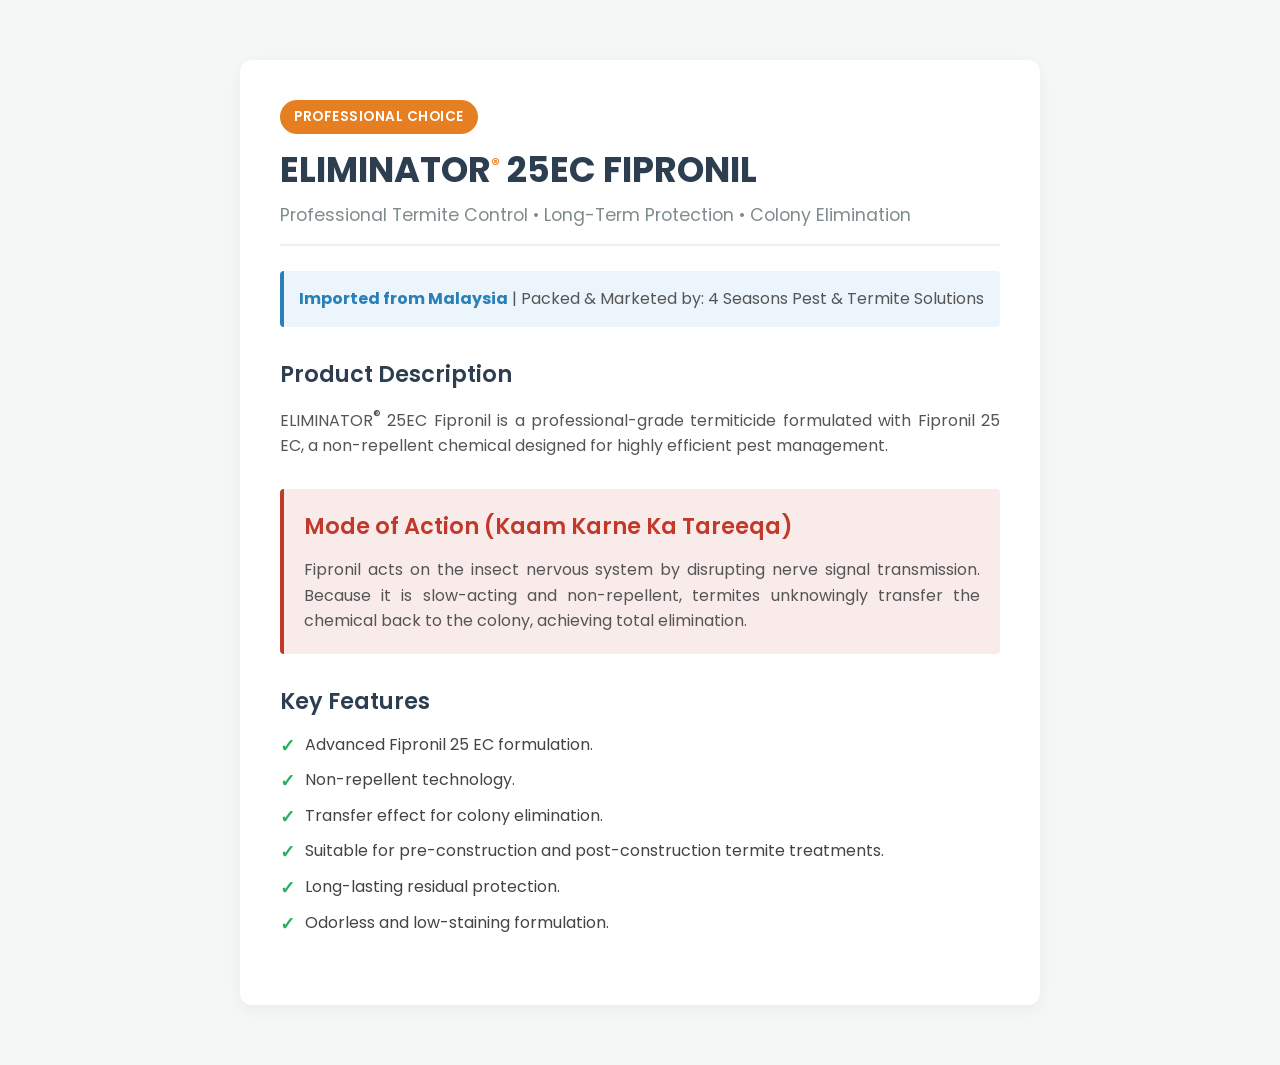
<file: index.html>
<!DOCTYPE html>
<html lang="en">
<head>
    <meta charset="UTF-8">
    <meta name="viewport" content="width=device-width, initial-scale=1.0">
    <title>Eliminator 25 EC - Professional Termite Control</title>
    
    <!-- Google Fonts for Professional Typography -->
    <link rel="preconnect" href="https://fonts.googleapis.com">
    <link rel="preconnect" href="https://fonts.gstatic.com" crossorigin>
    <link href="https://fonts.googleapis.com/css2?family=Poppins:wght@300;400;600;700&display=swap" rel="stylesheet">

    <style>
        /* Modern Reset & Base Styles */
        * {
            margin: 0;
            padding: 0;
            box-sizing: border-box;
            font-family: 'Poppins', sans-serif;
        }

        body {
            background-color: #f4f7f6;
            color: #333333;
            line-height: 1.6;
            padding: 20px;
        }

        /* Container Design */
        .product-container {
            max-width: 800px;
            margin: 40px auto;
            background: #ffffff;
            padding: 40px;
            border-radius: 12px;
            box-shadow: 0 4px 15px rgba(0, 0, 0, 0.05);
        }

        /* Badge Styling */
        .badge {
            display: inline-block;
            background-color: #e67e22;
            color: #ffffff;
            padding: 6px 14px;
            font-size: 0.85rem;
            font-weight: 600;
            text-transform: uppercase;
            border-radius: 50px;
            margin-bottom: 15px;
            letter-spacing: 0.5px;
        }

        /* Typography */
        h1 {
            font-size: 2.2rem;
            color: #2c3e50;
            font-weight: 700;
            margin-bottom: 10px;
            line-height: 1.2;
        }

        h1 sup {
            font-size: 1rem;
            color: #e67e22;
        }

        .tagline {
            font-size: 1.1rem;
            color: #7f8c8d;
            font-weight: 400;
            margin-bottom: 25px;
            border-bottom: 2px solid #ecf0f1;
            padding-bottom: 15px;
        }

        /* Origin Info Box */
        .origin-info {
            background-color: #ebf5fb;
            border-left: 4px solid #2980b9;
            padding: 15px;
            border-radius: 4px;
            margin-bottom: 30px;
            font-size: 0.95rem;
        }

        .origin-info strong {
            color: #2980b9;
        }

        /* Layout Sections */
        .info-section {
            margin-bottom: 30px;
        }

        h2 {
            font-size: 1.4rem;
            color: #2c3e50;
            font-weight: 600;
            margin-bottom: 12px;
            position: relative;
        }

        p {
            font-size: 1rem;
            color: #555555;
            text-align: justify;
        }

        /* Highlight Box Style */
        .highlight-box {
            background-color: #f9ebea;
            border-left: 4px solid #c0392b;
            padding: 20px;
            border-radius: 4px;
        }

        .highlight-box h2 {
            color: #c0392b;
        }

        /* Features List Styling */
        .feature-list {
            list-style: none;
        }

        .feature-list li {
            position: relative;
            padding-left: 25px;
            margin-bottom: 10px;
            font-size: 1rem;
            color: #444444;
        }

        /* Custom Checkmark Bullet Points */
        .feature-list li::before {
            content: "✓";
            position: absolute;
            left: 0;
            top: 0;
            color: #27ae60;
            font-weight: bold;
            font-size: 1.1rem;
        }

        /* Mobile Responsiveness */
        @media (max-width: 768px) {
            body {
                padding: 10px;
            }
            .product-container {
                margin: 10px auto;
                padding: 20px;
            }
            h1 {
                font-size: 1.6rem;
            }
            .tagline {
                font-size: 0.95rem;
            }
            h2 {
                font-size: 1.2rem;
            }
        }
    </style>
</head>
<body>

    <main class="product-container">
        <!-- Professional Choice Badge -->
        <span class="badge">Professional Choice</span>
        
        <!-- Main Heading -->
        <h1>ELIMINATOR<sup>&reg;</sup> 25EC FIPRONIL</h1>
        
        <!-- Tagline (Fixed <cp> and syntax typos) -->
        <p class="tagline">Professional Termite Control &bull; Long-Term Protection &bull; Colony Elimination</p>

        <!-- Origin Info -->
        <div class="origin-info">
            <p><strong>Imported from Malaysia</strong> | Packed & Marketed by: 4 Seasons Pest & Termite Solutions</p>
        </div>

        <!-- Product Description -->
        <section class="info-section">
            <h2>Product Description</h2>
            <p>ELIMINATOR<sup>&reg;</sup> 25EC Fipronil is a professional-grade termiticide formulated with Fipronil 25 EC, a non-repellent chemical designed for highly efficient pest management.</p>
        </section>

        <!-- Mode of Action (Highlighted Box) -->
        <section class="info-section highlight-box">
            <h2>Mode of Action (Kaam Karne Ka Tareeqa)</h2>
            <p>Fipronil acts on the insect nervous system by disrupting nerve signal transmission. Because it is slow-acting and non-repellent, termites unknowingly transfer the chemical back to the colony, achieving total elimination.</p>
        </section>

        <!-- Key Features (Clean List with Checkmarks) -->
        <section class="info-section">
            <h2>Key Features</h2>
            <ul class="feature-list">
                <li>Advanced Fipronil 25 EC formulation.</li>
                <li>Non-repellent technology.</li>
                <li>Transfer effect for colony elimination.</li>
                <li>Suitable for pre-construction and post-construction termite treatments.</li>
                <li>Long-lasting residual protection.</li>
                <li>Odorless and low-staining formulation.</li>
            </ul>
        </section>
    </main>

</body>
</html>
</file>
